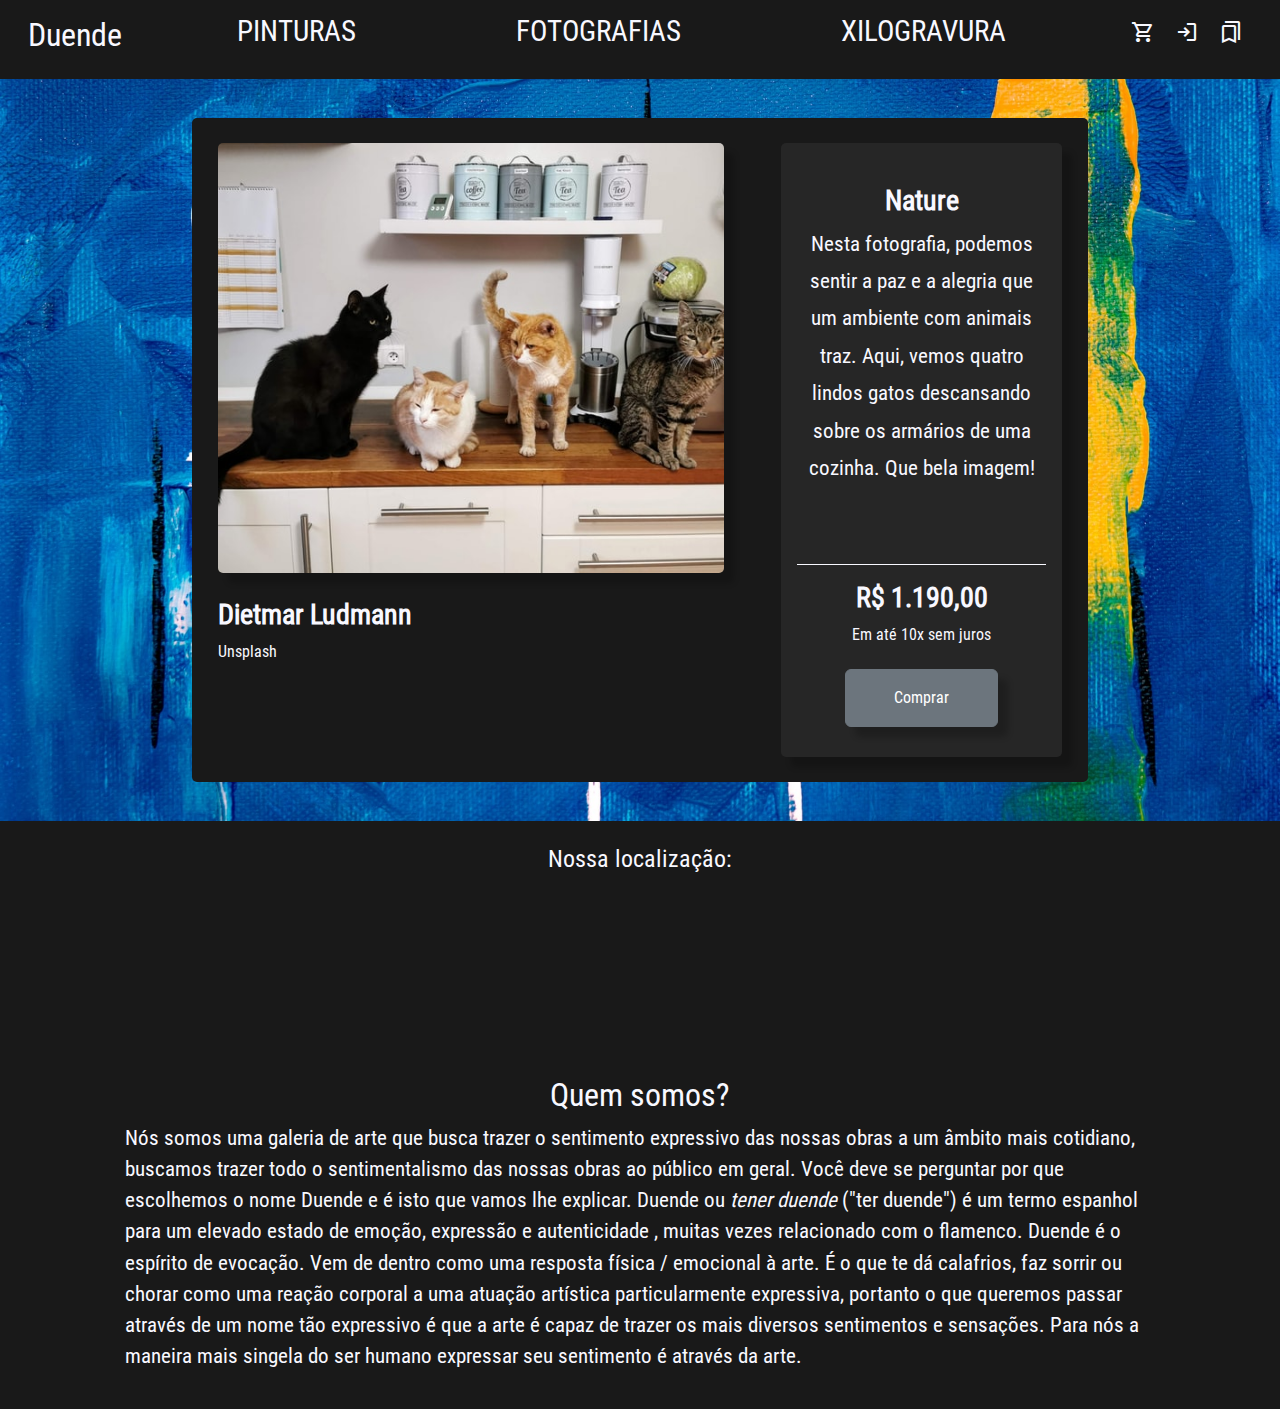
<file: pages/pg_buy.html>
<!DOCTYPE html>
<html lang="en">
<head>
    <meta charset="UTF-8">
    <meta http-equiv="X-UA-Compatible" content="IE=edge">
    <meta name="viewport" content="width=device-width, initial-scale=1.0">
    <link rel="stylesheet" href="../css/main.css">
    <title>Duende</title>
</head>
<body>
    <!-- Header -->
    
     <header>
      <div class="logotipo">
        <h2>
          <a id="logo" href="../index.html">
            Duende
          </a>
        </h2>
      </div>
      <div class="header-content">
        <nav class="menu_itens">
          <ul>
            <li class="header-list-item">
              <button class="btn_nav_head">
                <a href="pg_paint.html">PINTURAS</a>
              </button>
            </li>
            <li class="header-list-item">
              <button class="btn_nav_head">
                <a href="pg_photo.html">FOTOGRAFIAS</a>
              </button>
            </li>
            <li class="header-list-item">
              <button class="btn_nav_head">
                <a href="pg_xlgrv.html">XILOGRAVURA</a>
              </button>
            </li>
          </ul>
        </nav>
      </div>
      <div class="icons_nav_head">
        <ul>
          <li class="header-list-item">
            <button class="btn_nav_head">
              <a href="#">
                <span class="material-symbols-outlined">shopping_cart</span>
              </a>
            </button>
          </li>
          <li class="header-list-item">
            <button class="btn_nav_head">
              <a href="pg_login.html">
                <span class="material-symbols-outlined">login</span>
              </a>
            </button>
          </li>
          <li class="header-list-item">
            <button class="btn_nav_head">
              <a href="#">
                <span class="material-symbols-outlined">bookmarks</span>
              </a>
            </button>
          </li>
        </ul>
      </div>
    </header>

      <!-- Main -->

      <main>
        <div class="main-card">
          <div class="buy-card">
            <div id="buy-image-container">
              <img class="cool-shadow all-images" id="buy-image" src="../imgs/photos/dietmar-ludmann.jpg" alt="Gatinhos em cima de uma mesa">
              <h3 class="fw-bold">Dietmar Ludmann</h3>
              <p>Unsplash</p>
            </div>
            <div class="buy-card-description higher-background cool-shadow">
              <div id="buy-text">
                <h3 class="fw-bold">Nature</h3>
                <p>Nesta fotografia, podemos sentir a paz e a alegria que um ambiente com animais traz. Aqui, vemos quatro lindos gatos descansando sobre os armários de uma cozinha. Que bela imagem!</p>
              </div>
              <div id="buy-price">
                <h3 class="fw-bold">R$ 1.190,00</h3>
                <p>Em até 10x sem juros</p>
                <button type="button" id="buy-button" class="btn btn-secondary cool-shadow">Comprar</button>
              </div>
            </div>
          </div>
        </div>
      </main>
      
      <!-- Footer -->

      <footer>
        <div class="footer_box">
          <div class="location_container">
            <h2 id="location">Nossa localização:</h2>
            <iframe class="map" src="https://www.google.com/maps/embed?pb=!1m18!1m12!1m3!1d63343.120930636156!2d-34.947284460067756!3d-7.132352134571904!2m3!1f0!2f0!3f0!3m2!1i1024!2i768!4f13.1!3m3!1m2!1s0x7ace810852ae4f1%3A0xaf5445223401f2bb!2sIFPB%20-%20Campus%20Jo%C3%A3o%20Pessoa!5e0!3m2!1spt-BR!2sbr!4v1653570627837!5m2!1spt-BR!2sbr"  
            style="border:0;" allowfullscreen="" loading="lazy" referrerpolicy="no-referrer-when-downgrade"></iframe>
          </div>
          <div class="about_us">
            <h2 id="quest">Quem somos?</h2>
            <p>Nós somos uma galeria de arte que busca trazer o sentimento expressivo das nossas obras a um âmbito mais cotidiano, buscamos trazer todo o sentimentalismo das nossas obras ao público em geral. Você deve se perguntar por que escolhemos o nome Duende e é isto que vamos lhe explicar. Duende ou <i>tener duende</i> ("ter duende") é um termo espanhol para um elevado estado de emoção, expressão e autenticidade , muitas vezes relacionado com o flamenco. Duende é o espírito de evocação. Vem de dentro como uma resposta física / emocional à arte. É o que te dá calafrios, faz sorrir ou chorar como uma reação corporal a uma atuação artística particularmente expressiva, portanto o que queremos passar através de um nome tão expressivo é que a arte é capaz de trazer os mais diversos sentimentos e sensações. Para nós a maneira mais singela do ser humano expressar seu sentimento é através da arte. </p>
          </div>
        </div>
      </footer>
</body>
</html>
</file>
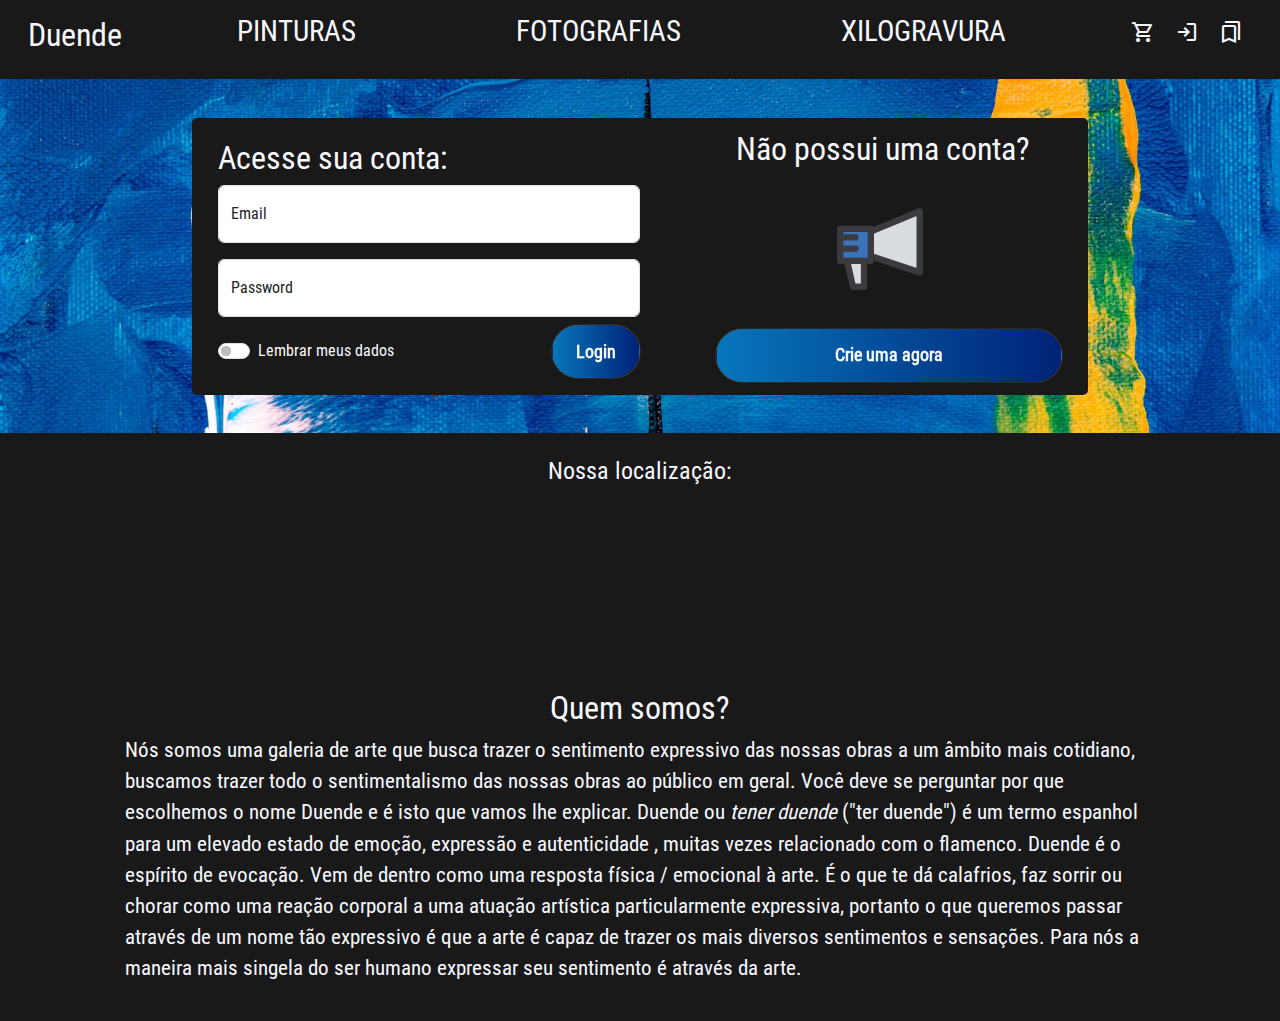
<file: pages/pg_login.html>
<!DOCTYPE html>
<html lang="en">
  <head>
    <meta charset="UTF-8">
    <meta http-equiv="X-UA-Compatible" content="IE=edge">
    <meta name="viewport" content="width=device-width, initial-scale=1.0">
    <link rel="stylesheet" href="../css/main.css">
    <title>Duende</title>
  </head>
  <body>
  
  <!-- Header -->
 
    <header>
      <div class="logotipo">
        <h2>
          <a id="logo" href="../index.html">
            Duende
          </a>
        </h2>
      </div>
      <div class="header-content">
        <nav class="menu_itens">
          <ul>
            <li class="header-list-item">
              <button class="btn_nav_head">
                <a href="pg_paint.html">PINTURAS</a>
              </button>
            </li>
            <li class="header-list-item">
              <button class="btn_nav_head">
                <a href="pg_photo.html">FOTOGRAFIAS</a>
              </button>
            </li>
            <li class="header-list-item">
              <button class="btn_nav_head">
                <a href="pg_xlgrv.html">XILOGRAVURA</a>
              </button>
            </li>
          </ul>
        </nav>
      </div>
      <div class="icons_nav_head">
        <ul>
          <li class="header-list-item">
            <button class="btn_nav_head">
              <a href="#">
                <span class="material-symbols-outlined">shopping_cart</span>
              </a>
            </button>
          </li>
          <li class="header-list-item">
            <button class="btn_nav_head">
              <a href="pg_login.html">
                <span class="material-symbols-outlined">login</span>
              </a>
            </button>
          </li>
          <li class="header-list-item">
            <button class="btn_nav_head">
              <a href="#">
                <span class="material-symbols-outlined">bookmarks</span>
              </a>
            </button>
          </li>
        </ul>
      </div>
    </header>

  <!-- Main -->
    
    <main>     
        <div class="main-card" id="account_grid">
          <div id="container_login">
            <h2>Acesse sua conta:</h2>    
            <div class="form-floating mb-3">
                <input type="email" class="form-control text-dark" id="floatingInput" placeholder="name@example.com">
                <label class="text-dark" for="floatingInput">Email</label>
            </div>
            <div class="form-floating  mb-2">
                <input type="password" class="form-control text-dark" id="floatingPassword" placeholder="Password">
                <label class="text-dark" for="floatingPassword">Password</label>
            </div>
            <div class="login_itens">
              <div class="form-check form-switch">
                <input class="form-check-input" type="checkbox" role="switch" id="flexSwitchCheckDefault">
                <label class="form-check-label" for="flexSwitchCheckDefault">Lembrar meus dados</label>
              </div>
              <div id="login">
                <a href="../index.html" class="btn background-bounce-right" id="login_btn">Login</a>
              </div>           
            </div>
          </div>
          <div class="new_account">
            <h2 id="new_account_head">Não possui uma conta?</h2>
            <img class="icon_new_account" src='../imgs/Icon_account.svg'>
            <a href = "pg_new_account.html" class="btn background-bounce-right" id="new_account_btn"> Crie uma agora</a>
          </div>
        </div>
    </main>
    
   <!-- Footer -->
    
    <footer>
      <div class="footer_box">
        <div class="location_container">
          <h2 id="location">Nossa localização:</h2>
          <iframe class="map" src="https://www.google.com/maps/embed?pb=!1m18!1m12!1m3!1d63343.120930636156!2d-34.947284460067756!3d-7.132352134571904!2m3!1f0!2f0!3f0!3m2!1i1024!2i768!4f13.1!3m3!1m2!1s0x7ace810852ae4f1%3A0xaf5445223401f2bb!2sIFPB%20-%20Campus%20Jo%C3%A3o%20Pessoa!5e0!3m2!1spt-BR!2sbr!4v1653570627837!5m2!1spt-BR!2sbr"  
          style="border:0;" allowfullscreen="" loading="lazy" referrerpolicy="no-referrer-when-downgrade"></iframe>
        </div>
        <div class="about_us">
          <h2 id="quest">Quem somos?</h2>
          <p>Nós somos uma galeria de arte que busca trazer o sentimento expressivo das nossas obras a um âmbito mais cotidiano, buscamos trazer todo o sentimentalismo das nossas obras ao público em geral. Você deve se perguntar por que escolhemos o nome Duende e é isto que vamos lhe explicar. Duende ou <i>tener duende</i> ("ter duende") é um termo espanhol para um elevado estado de emoção, expressão e autenticidade , muitas vezes relacionado com o flamenco. Duende é o espírito de evocação. Vem de dentro como uma resposta física / emocional à arte. É o que te dá calafrios, faz sorrir ou chorar como uma reação corporal a uma atuação artística particularmente expressiva, portanto o que queremos passar através de um nome tão expressivo é que a arte é capaz de trazer os mais diversos sentimentos e sensações. Para nós a maneira mais singela do ser humano expressar seu sentimento é através da arte. </p>
        </div>
      </div>
    </footer>
  </body>
</html>
</file>
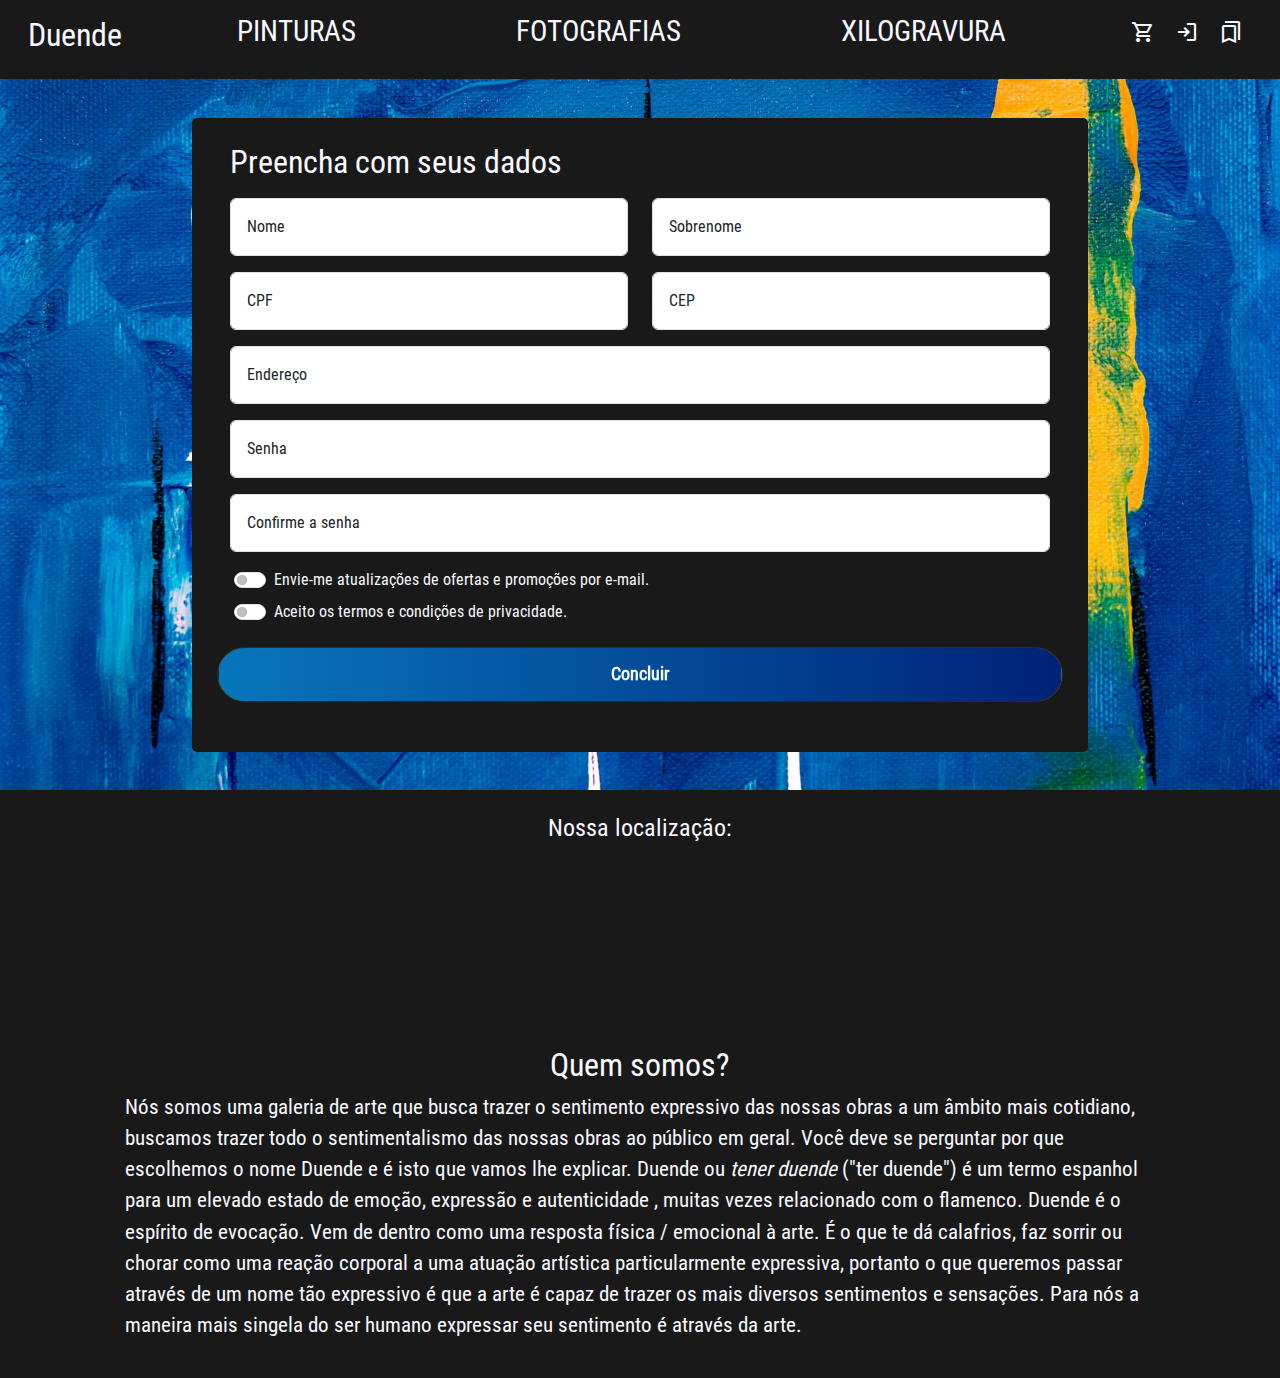
<file: pages/pg_new_account.html>
<!DOCTYPE html>
<html lang="en">
  <head>
    <meta charset="UTF-8">
    <meta http-equiv="X-UA-Compatible" content="IE=edge">
    <meta name="viewport" content="width=device-width, initial-scale=1.0">
    <link rel="stylesheet" href="../css/main.css">
    <link rel="stylesheet" href="https://fonts.googleapis.com/css2?family=Material+Symbols+Outlined:opsz,wght,FILL,GRAD@48,400,0,0"/>
    <link rel="stylesheet" href="https://cdnjs.cloudflare.com/ajax/libs/font-awesome/4.7.0/css/font-awesome.min.css">
    <title>Duende</title>
  </head>
  <body>
  
  <!-- Header -->
 
    <header>
      <div class="logotipo">
        <h2>
          <a id="logo" href="../index.html">
            Duende
          </a>
        </h2>
      </div>
      <div class="header-content">
        <nav class="menu_itens">
          <ul>
            <li class="header-list-item">
              <button class="btn_nav_head">
                <a href="pg_paint.html">PINTURAS</a>
              </button>
            </li>
            <li class="header-list-item">
              <button class="btn_nav_head">
                <a href="pg_photo.html">FOTOGRAFIAS</a>
              </button>
            </li>
            <li class="header-list-item">
              <button class="btn_nav_head">
                <a href="pg_xlgrv.html">XILOGRAVURA</a>
              </button>
            </li>
          </ul>
        </nav>
      </div>
      <div class="icons_nav_head">
        <ul>
          <li class="header-list-item">
            <button class="btn_nav_head">
              <a href="#">
                <span class="material-symbols-outlined">shopping_cart</span>
              </a>
            </button>
          </li>
          <li class="header-list-item">
            <button class="btn_nav_head">
              <a href="pg_login.html">
                <span class="material-symbols-outlined">login</span>
              </a>
            </button>
          </li>
          <li class="header-list-item">
            <button class="btn_nav_head">
              <a href="#">
                <span class="material-symbols-outlined">bookmarks</span>
              </a>
            </button>
          </li>
        </ul>
      </div>
    </header>

  <!-- Main -->
    
    <main>
      <div class="main-card">
        <div class="container">
          <h2 class="mb-3">Preencha com seus dados</h2>
          <div class="row">
            <div class="form-floating column w-50 mb-3">
              <input type="text" class="form-control" id="floatingInput" placeholder="Nome">
              <label class="text-dark ms-3" for="floatingInput">Nome</label>
            </div>
            <div class="form-floating column w-50 mb-3">
              <input type="text" class="form-control" id="floatingInput" placeholder="Sobrenome">
              <label class="text-dark ms-3" for="floatingInput">Sobrenome</label>
            </div>
          </div>
          <div class="row">
            <div class="form-floating column w-50 mb-3">
              <input type="text" class="form-control" id="floatingInput" placeholder="Nome">
              <label class="text-dark ms-3" for="floatingInput">CPF</label>
            </div>
            <div class="form-floating column w-50">
              <input type="text" class="form-control" id="floatingInput" placeholder="CEP">
              <label class="text-dark ms-3" for="floatingInput">CEP</label>
            </div>
          </div>
          <div class="row">
            <div class="form-floating column mb-3">
              <input type="text" class="form-control" id="floatingInput" placeholder="Endereço">
              <label class="text-dark ms-3" for="floatingInput">Endereço</label>
            </div>
          </div>
          <div class="row">
            <div class="form-floating column mb-3">
              <input type="password" class="form-control" id="floatingInput" placeholder="Senha">
              <label class="text-dark ms-3" for="floatingInput">Senha</label>
            </div>
          </div>
          <div class="row">
            <div class="form-floating column mb-3">
              <input type="password" class="form-control" id="floatingInput" placeholder="Confirme a senha">
              <label class="text-dark ms-3" for="floatingInput">Confirme a senha</label>
            </div>
          </div>
          <div class="row">
            <div class="form-check form-switch ms-3 mb-2">
              <input class="form-check-input" type="checkbox" role="switch" id="flexSwitchCheckDefault">
              <label class="form-check-label" for="flexSwitchCheckDefault">Envie-me atualizações de ofertas e promoções por e-mail.</label>
            </div>
          </div>
          <div class="row">
            <div class="form-check form-switch ms-3 mb-4">
              <input class="form-check-input" type="checkbox" role="switch" id="flexSwitchCheckDefault">
              <label class="form-check-label" for="flexSwitchCheckDefault">Aceito os termos e condições de privacidade.</label>
            </div>
          </div>
          <div class="row">
            <a href = "pg_login.html" class="btn background-bounce-right" id="create_btn">Concluir</a>
          </div>
        </div>
      </div>
    </main>
    <!-- Footer -->
    
    <footer>
      <div class="footer_box">
        <div class="location_container">
          <h2 id="location">Nossa localização:</h2>
          <iframe class="map" src="https://www.google.com/maps/embed?pb=!1m18!1m12!1m3!1d63343.120930636156!2d-34.947284460067756!3d-7.132352134571904!2m3!1f0!2f0!3f0!3m2!1i1024!2i768!4f13.1!3m3!1m2!1s0x7ace810852ae4f1%3A0xaf5445223401f2bb!2sIFPB%20-%20Campus%20Jo%C3%A3o%20Pessoa!5e0!3m2!1spt-BR!2sbr!4v1653570627837!5m2!1spt-BR!2sbr"  
          style="border:0;" allowfullscreen="" loading="lazy" referrerpolicy="no-referrer-when-downgrade"></iframe>
        </div>
        <div class="about_us">
          <h2 id="quest">Quem somos?</h2>
          <p>Nós somos uma galeria de arte que busca trazer o sentimento expressivo das nossas obras a um âmbito mais cotidiano, buscamos trazer todo o sentimentalismo das nossas obras ao público em geral. Você deve se perguntar por que escolhemos o nome Duende e é isto que vamos lhe explicar. Duende ou <i>tener duende</i> ("ter duende") é um termo espanhol para um elevado estado de emoção, expressão e autenticidade , muitas vezes relacionado com o flamenco. Duende é o espírito de evocação. Vem de dentro como uma resposta física / emocional à arte. É o que te dá calafrios, faz sorrir ou chorar como uma reação corporal a uma atuação artística particularmente expressiva, portanto o que queremos passar através de um nome tão expressivo é que a arte é capaz de trazer os mais diversos sentimentos e sensações. Para nós a maneira mais singela do ser humano expressar seu sentimento é através da arte. </p>
        </div>
      </div>
    </footer>
  </body>
</html>
</file>
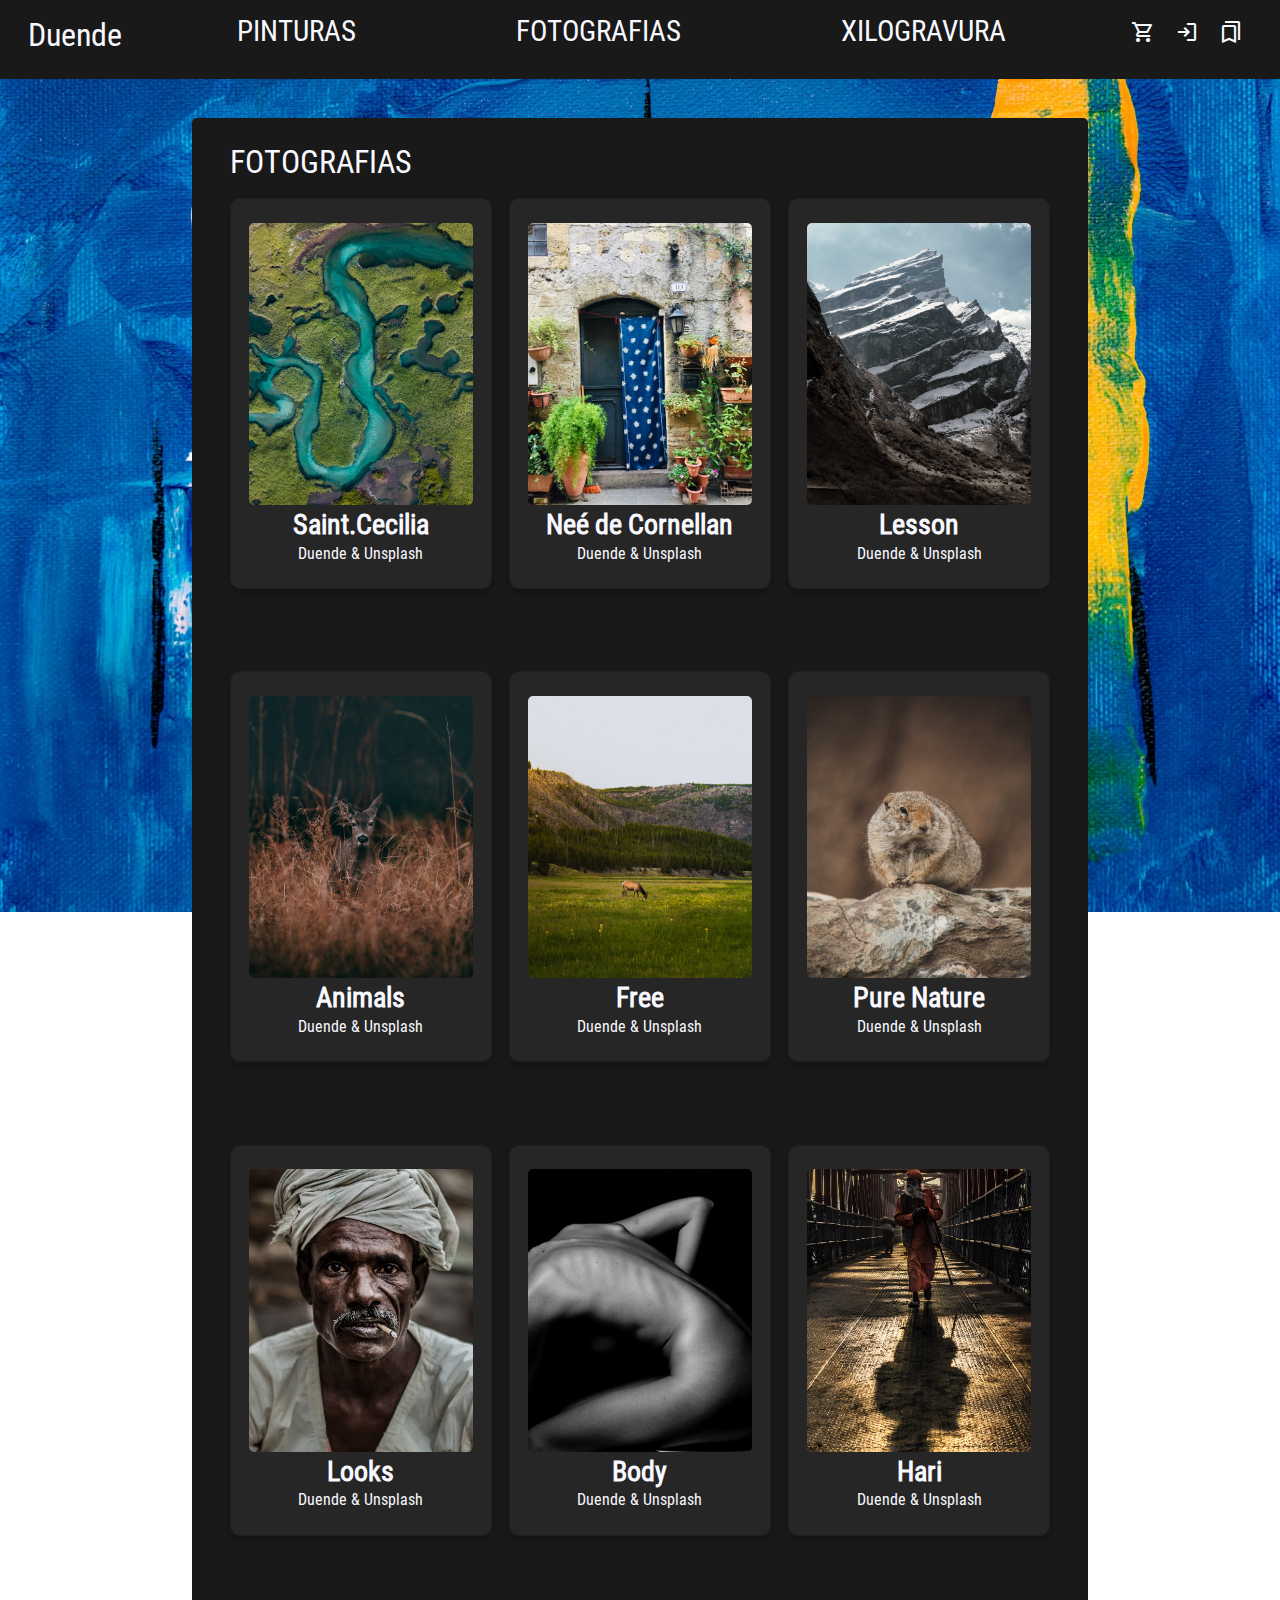
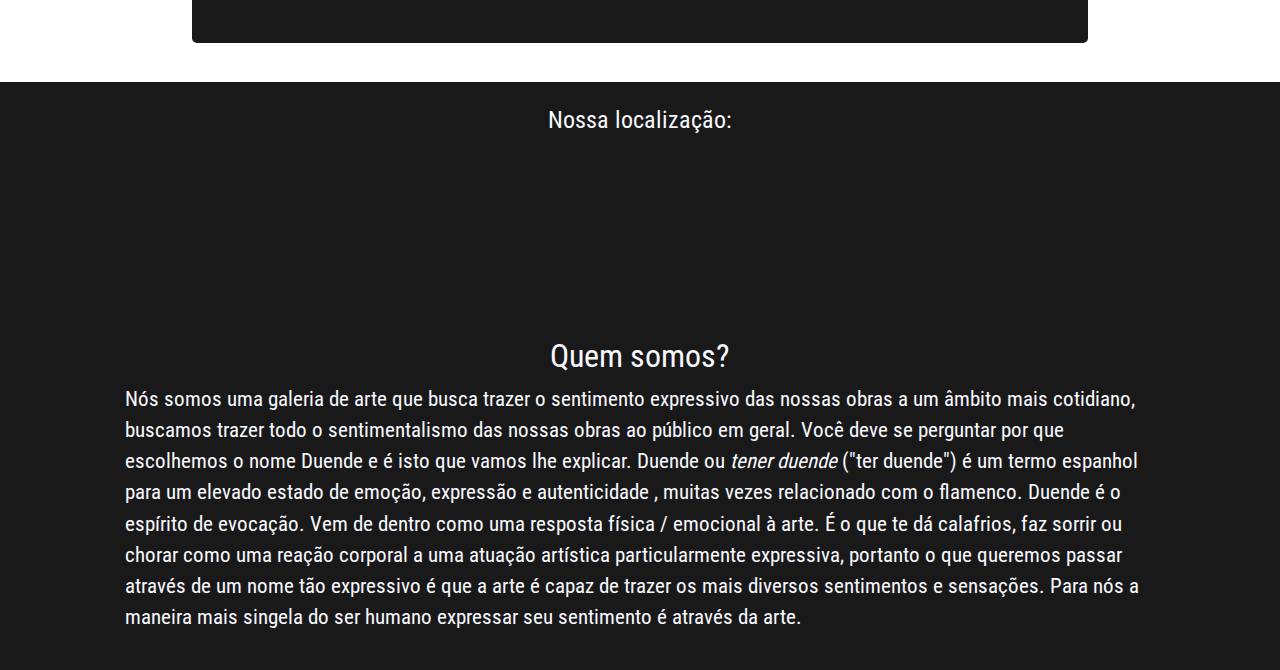
<file: pages/pg_photo.html>
<!DOCTYPE html>
<html lang="en">
  <head>
    <meta charset="UTF-8">
    <meta http-equiv="X-UA-Compatible" content="IE=edge">
    <meta name="viewport" content="width=device-width, initial-scale=1.0">
    <link rel="stylesheet" href="../css/main.css">
    <link rel="stylesheet" href="https://fonts.googleapis.com/css2?family=Material+Symbols+Outlined:opsz,wght,FILL,GRAD@48,400,0,0"/>
    <link rel="stylesheet" href="https://cdnjs.cloudflare.com/ajax/libs/font-awesome/4.7.0/css/font-awesome.min.css">
    <title>Duende</title>
  </head>
  <body>
  
  <!-- Header -->
 
  <header>
    <div class="logotipo">
      <h2>
        <a id="logo" href="../index.html">
          Duende
        </a>
      </h2>
    </div>
    <div class="header-content">
      <nav class="menu_itens">
        <ul>
          <li class="header-list-item">
            <button class="btn_nav_head">
              <a href="pg_paint.html">PINTURAS</a>
            </button>
          </li>
          <li class="header-list-item">
            <button class="btn_nav_head">
              <a href="pg_photo.html">FOTOGRAFIAS</a>
            </button>
          </li>
          <li class="header-list-item">
            <button class="btn_nav_head">
              <a href="pg_xlgrv.html">XILOGRAVURA</a>
            </button>
          </li>
        </ul>
      </nav>
    </div>
    <div class="icons_nav_head">
      <ul>
        <li class="header-list-item">
          <button class="btn_nav_head">
            <a href="#">
              <span class="material-symbols-outlined">shopping_cart</span>
            </a>
          </button>
        </li>
        <li class="header-list-item">
          <button class="btn_nav_head">
            <a href="pg_login.html">
              <span class="material-symbols-outlined">login</span>
            </a>
          </button>
        </li>
        <li class="header-list-item">
          <button class="btn_nav_head">
            <a href="#">
              <span class="material-symbols-outlined">bookmarks</span>
            </a>
          </button>
        </li>
      </ul>
    </div>
  </header>

  <!-- Main -->
    
    <main>

<!--Pinturas cards -->
      
        <div class="main-card">
            <div class="container">
                <div class="main-card-header">
                    <button class="btn_card_head">
                    <a href="pg_photo.html">
                        <h2>FOTOGRAFIAS</h2>
                    </a>
                    </button>
                </div>
        
                <div class="container_content_cards">
                
                    <!-- Card 1 -->
                
                    <div class="card card-one" >
                    <button>
                        <a href="#">
                        <img class="paints all-images" src="../imgs/photos/michael.jpg" alt="Avatar">
                        <div class="card_description">
                            <h3>
                            <b>Saint.Cecilia</b>
                            </h3>
                            <p>Duende & Unsplash</p>
                        </div>
                        </a>            
                    </button>
                    </div>
            
                    <!-- Card 2 -->
            
                    <div class="card card-two">
                    <button>
                        <a href="#">
                        <img class="paints all-images" src="../imgs/photos/rosanna.jpg" alt="Avatar">
                        <div class="card_description">
                            <h3>
                            <b>Neé de Cornellan</b>
                            </h3>
                            <p>Duende & Unsplash</p>
                        </div>
                        </a>
                    </button>
                    </div>
            
                    <!-- Card 3 -->
            
                    <div class="card card-three">
                    <button>
                        <a href="#">
                        <img class="paints all-images" src="../imgs/photos/steven.jpg" alt="Avatar">
                        <div class="card_description">
                            <h3>
                            <b>Lesson</b>
                            </h3>
                            <p>Duende & Unsplash</p>
                        </div>
                        </a>
                    </button>
                    </div>
                </div>

                <div class="container_content_cards">
                
                    <!-- Card 4 -->
                
                    <div class="card card-one" >
                    <button>
                        <a href="#">
                        <img class="paints all-images" src="../imgs/photos/bambe.jpg" alt="Avatar">  
                        <div class="card_description">
                            <h3>
                            <b>Animals</b>
                            </h3>
                            <p>Duende & Unsplash</p>
                        </div>
                        </a>            
                    </button>
                    </div>
            
                    <!-- Card 5 -->
            
                    <div class="card card-two">
                    <button>
                        <a href="#">
                        <img class="paints all-images" src="../imgs/photos/free.jpg" alt="Avatar">
                        <div class="card_description">
                            <h3>
                            <b>Free</b>
                            </h3>
                            <p>Duende & Unsplash</p>
                        </div>
                        </a>
                    </button>
                    </div>
            
                    <!-- Card 6 -->
            
                    <div class="card card-three">
                    <button>
                        <a href="#">
                        <img class="paints all-images" src="../imgs/photos/pure.jpg" alt="Avatar">
                        <div class="card_description">
                            <h3>
                            <b>Pure Nature</b>
                            </h3>
                            <p>Duende & Unsplash</p>
                        </div>
                        </a>
                    </button>
                    </div>
                </div>

                <div class="container_content_cards">
                
                    <!-- Card 7 -->
                
                    <div class="card card-one" >
                    <button>
                        <a href="#">
                        <img class="paints all-images" src="../imgs/photos/looks.jpg" alt="Avatar">  
                        <div class="card_description">
                            <h3>
                            <b>Looks</b>
                            </h3>
                            <p>Duende & Unsplash</p>
                        </div>
                        </a>            
                    </button>
                    </div>
            
                    <!-- Card 8 -->
            
                    <div class="card card-two">
                    <button>
                        <a href="#">
                        <img class="paints all-images" src="../imgs/photos/body.jpg" alt="Avatar">
                        <div class="card_description">
                            <h3>
                            <b>Body</b>
                            </h3>
                            <p>Duende & Unsplash</p>
                        </div>
                        </a>
                    </button>
                    </div>
            
                    <!-- Card 9 -->
            
                    <div class="card card-three">
                    <button>
                        <a href="#">
                        <img class="paints all-images" src="../imgs/photos/hari.jpg" alt="Avatar">
                        <div class="card_description">
                            <h3>
                            <b>Hari</b>
                            </h3>
                            <p>Duende & Unsplash</p>
                        </div>
                        </a>
                    </button>
                    </div>
                </div>
            </div>
        </div>
    </main>
          <!-- Footer -->
    
    <footer>
        <div class="footer_box">
          <div class="location_container">
            <h2 id="location">Nossa localização:</h2>
            <iframe class="map" src="https://www.google.com/maps/embed?pb=!1m18!1m12!1m3!1d63343.120930636156!2d-34.947284460067756!3d-7.132352134571904!2m3!1f0!2f0!3f0!3m2!1i1024!2i768!4f13.1!3m3!1m2!1s0x7ace810852ae4f1%3A0xaf5445223401f2bb!2sIFPB%20-%20Campus%20Jo%C3%A3o%20Pessoa!5e0!3m2!1spt-BR!2sbr!4v1653570627837!5m2!1spt-BR!2sbr"  
            style="border:0;" allowfullscreen="" loading="lazy" referrerpolicy="no-referrer-when-downgrade"></iframe>
          </div>
          <div class="about_us">
            <h2 id="quest">Quem somos?</h2>
            <p>Nós somos uma galeria de arte que busca trazer o sentimento expressivo das nossas obras a um âmbito mais cotidiano, buscamos trazer todo o sentimentalismo das nossas obras ao público em geral. Você deve se perguntar por que escolhemos o nome Duende e é isto que vamos lhe explicar. Duende ou <i>tener duende</i> ("ter duende") é um termo espanhol para um elevado estado de emoção, expressão e autenticidade , muitas vezes relacionado com o flamenco. Duende é o espírito de evocação. Vem de dentro como uma resposta física / emocional à arte. É o que te dá calafrios, faz sorrir ou chorar como uma reação corporal a uma atuação artística particularmente expressiva, portanto o que queremos passar através de um nome tão expressivo é que a arte é capaz de trazer os mais diversos sentimentos e sensações. Para nós a maneira mais singela do ser humano expressar seu sentimento é através da arte. </p>
          </div>
        </div>
      </footer>
    </body>
  </html>
</file>
<file: css/main.css>
/* All */

@import "header.css";

@import "body.css";

@import "footer.css";

@import "responsiveness.css";

@import url(https://fonts.googleapis.com/css2?family=Material+Symbols+Outlined:opsz,wght,FILL,GRAD@48,400,0,0);

@import url(https://cdnjs.cloudflare.com/ajax/libs/font-awesome/4.7.0/css/font-awesome.min.css);

@import url(https://cdn.jsdelivr.net/npm/bootstrap@5.2.0-beta1/dist/css/bootstrap.min.css);

body {
  margin: unset;
  background-image: url("../imgs/background.jpg");
  background-size: cover;
  background-position: center;
  background-attachment: fixed;
  background-repeat: no-repeat;
  font-family: 'Roboto', sans-serif;
  color: ghostwhite;
}

@font-face {
  font-family: 'Roboto';
  src: url("../fonts/RobotoCondensed-Regular.ttf");
}
</file>
